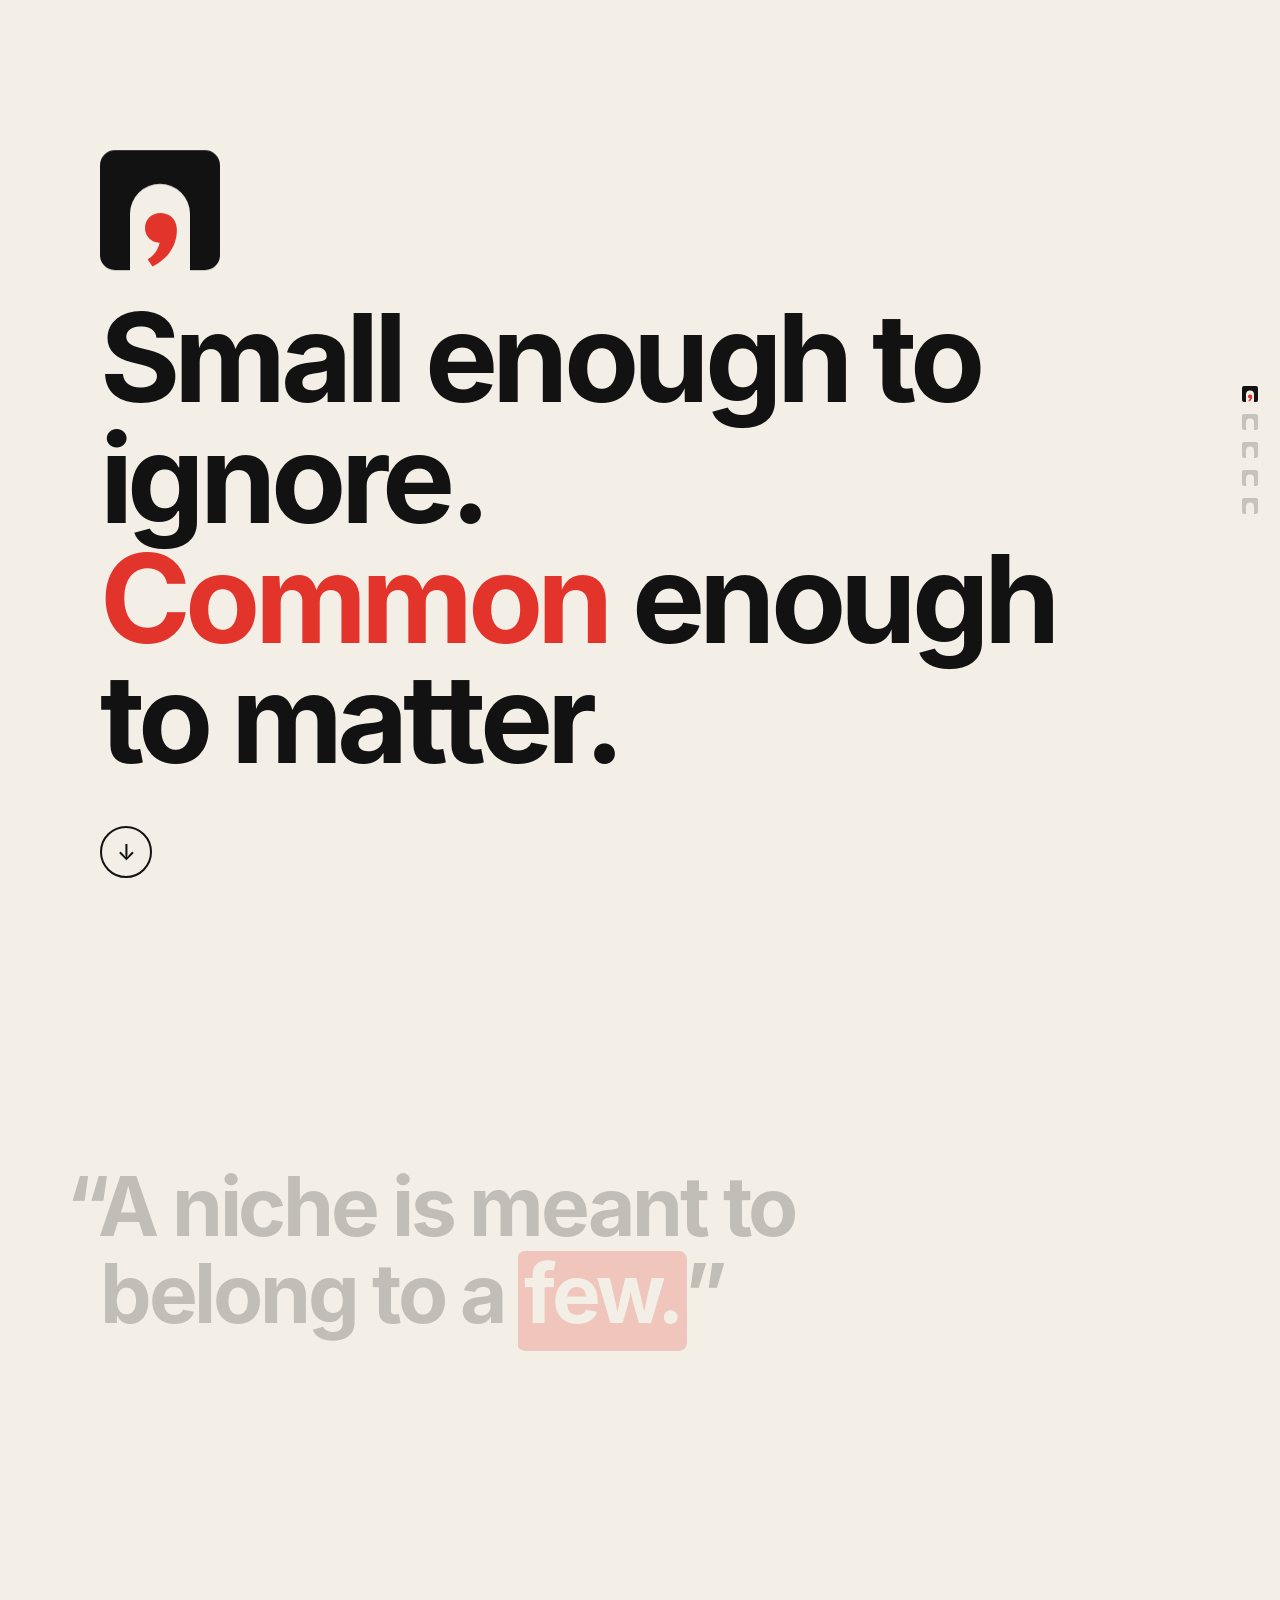
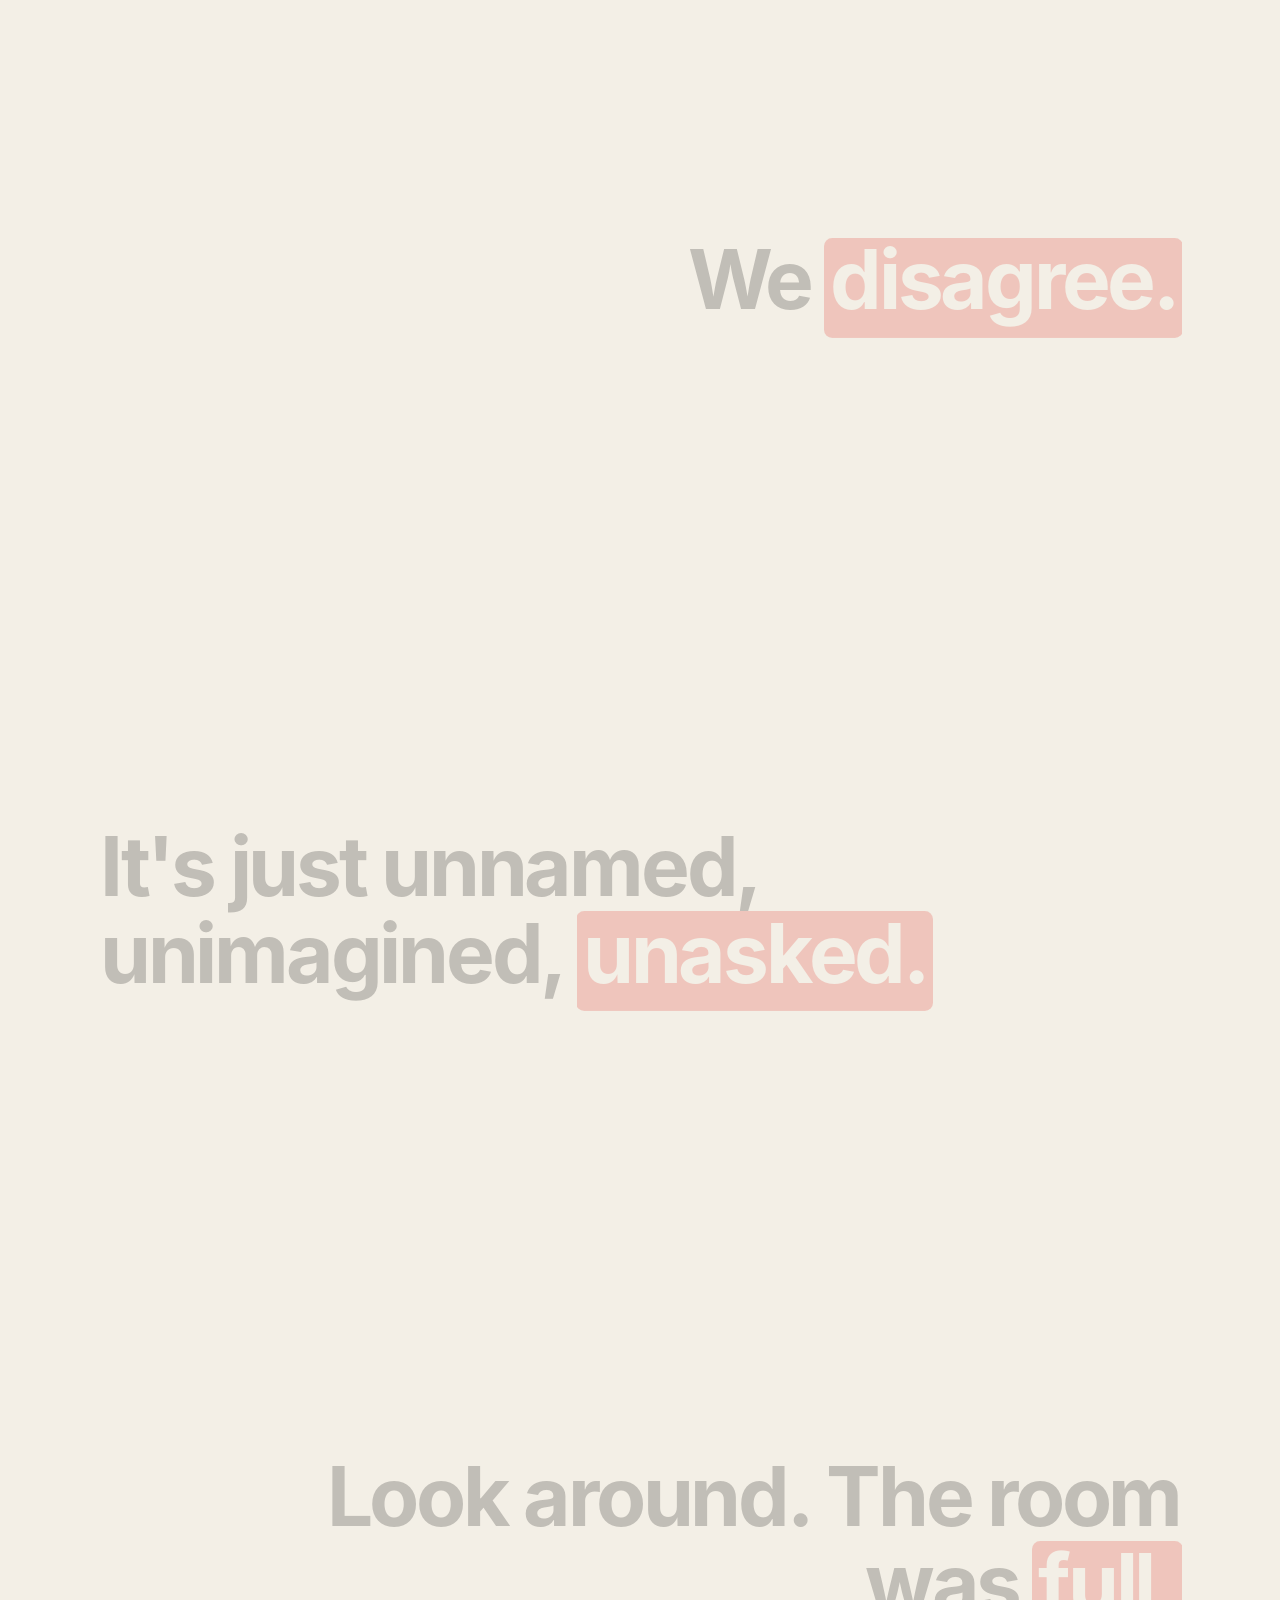
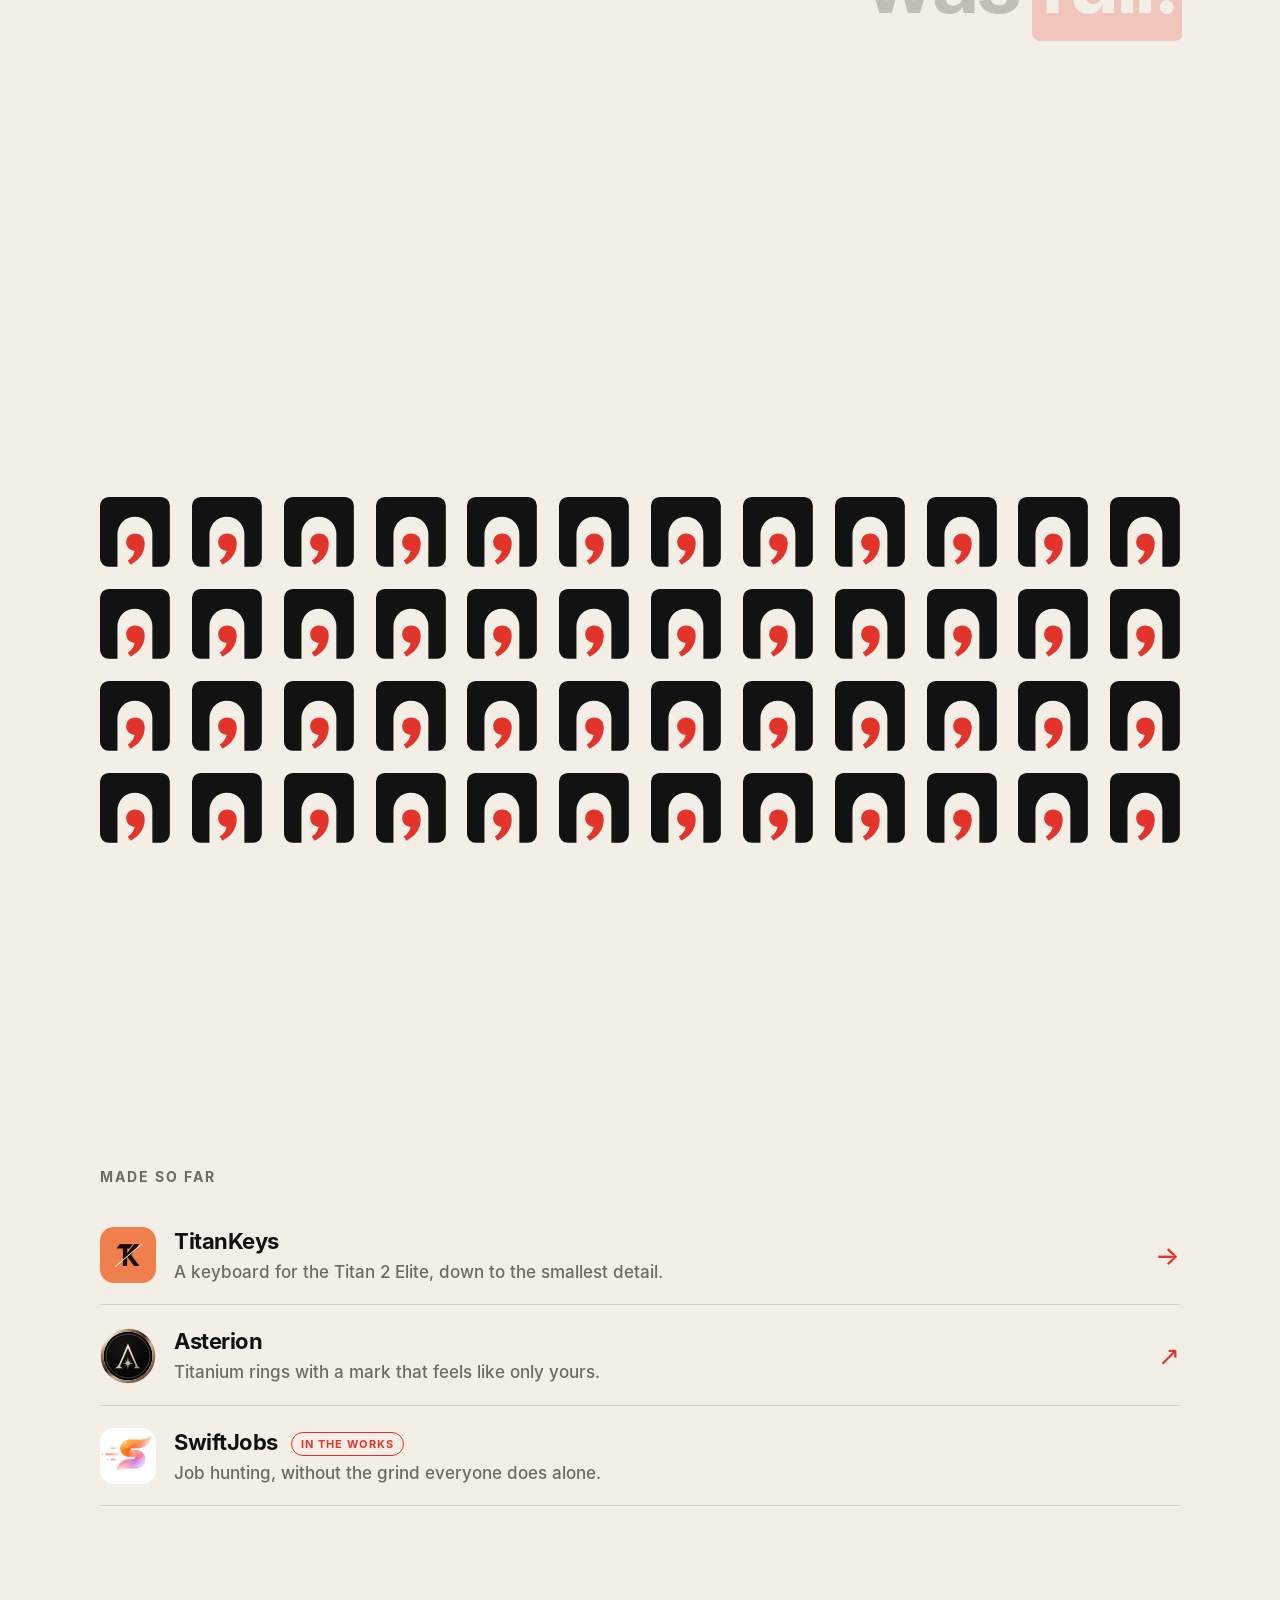
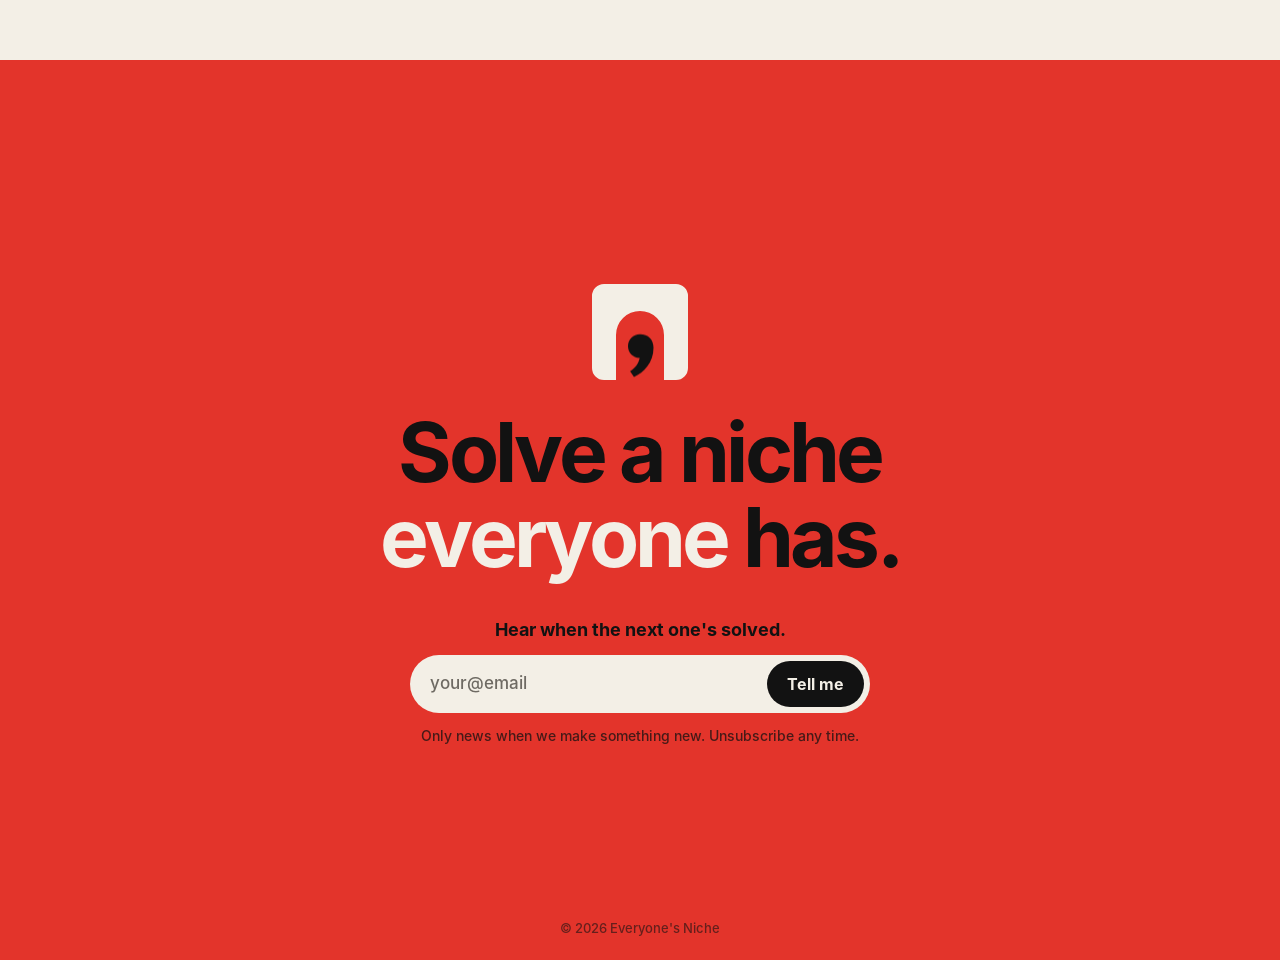
<file: index.html>
<!doctype html>
<html lang="en">
<head>
<meta charset="utf-8">
<meta name="viewport" content="width=device-width, initial-scale=1">
<title>Everyone's Niche · Solve a niche everyone has</title>
<meta name="description" content="We find the small problems almost everyone lives with but nobody names, and solve them properly. Small enough to ignore. Common enough to matter.">
<link rel="canonical" href="https://everyones-niche.com/">
<meta name="robots" content="index, follow, max-image-preview:large">
<meta name="author" content="Everyone's Niche">
<meta name="theme-color" content="#F3EFE6">
<meta name="color-scheme" content="light">

<!-- Sharing: Open Graph (Facebook, LinkedIn, Discord, iMessage, WhatsApp, Slack) and X / Twitter. -->
<meta property="og:type" content="website">
<meta property="og:site_name" content="Everyone's Niche">
<meta property="og:url" content="https://everyones-niche.com/">
<meta property="og:title" content="Everyone's Niche · Solve a niche everyone has">
<meta property="og:description" content="We find the small problems almost everyone lives with but nobody names, and solve them properly. Small enough to ignore. Common enough to matter.">
<meta property="og:locale" content="en_CA">
<meta property="og:image" content="https://everyones-niche.com/assets/og.png">
<meta property="og:image:secure_url" content="https://everyones-niche.com/assets/og.png">
<meta property="og:image:type" content="image/png">
<meta property="og:image:width" content="1200">
<meta property="og:image:height" content="630">
<meta property="og:image:alt" content="Everyone's Niche logo, &quot;Small enough to ignore. Common enough to matter.&quot; and &quot;Solve a niche everyone has.&quot;">
<meta name="twitter:card" content="summary_large_image">
<meta name="twitter:title" content="Everyone's Niche · Solve a niche everyone has">
<meta name="twitter:description" content="We find the small problems almost everyone lives with but nobody names, and solve them properly. Small enough to ignore. Common enough to matter.">
<meta name="twitter:image" content="https://everyones-niche.com/assets/og.png">
<meta name="twitter:image:alt" content="Everyone's Niche logo, &quot;Small enough to ignore. Common enough to matter.&quot; and &quot;Solve a niche everyone has.&quot;">

<!-- Icons: the main mark in tabs, the reversed mark on home screens. -->
<link rel="icon" href="assets/mark.svg" type="image/svg+xml">
<link rel="icon" href="assets/favicon-32.png" type="image/png" sizes="32x32">
<link rel="apple-touch-icon" href="assets/icon-180.png">
<link rel="manifest" href="site.webmanifest">

<link rel="preload" href="assets/Inter-Bold.otf" as="font" type="font/otf" crossorigin>
<link rel="stylesheet" href="style.css?v=20">
<script type="application/ld+json">
{
  "@context": "https://schema.org",
  "@graph": [
    {
      "@type": "Organization",
      "@id": "https://everyones-niche.com/#org",
      "name": "Everyone's Niche",
      "url": "https://everyones-niche.com/",
      "logo": "https://everyones-niche.com/assets/icon-512.png",
      "slogan": "Solve a niche everyone has.",
      "description": "We find the small problems almost everyone lives with but nobody names, and solve them properly."
    },
    {
      "@type": "WebSite",
      "@id": "https://everyones-niche.com/#site",
      "url": "https://everyones-niche.com/",
      "name": "Everyone's Niche",
      "publisher": { "@id": "https://everyones-niche.com/#org" },
      "inLanguage": "en"
    },
    {
      "@type": "ItemList",
      "name": "Made so far",
      "itemListElement": [
        { "@type": "ListItem", "position": 1, "name": "TitanKeys", "url": "https://everyones-niche.com/titankeys/" },
        { "@type": "ListItem", "position": 2, "name": "Asterion", "url": "https://asterionrings.com/" }
      ]
    }
  ]
}
</script>
<noscript><style>
  /* Without JavaScript nothing waits for a reveal: everything is simply there. */
  .wi { transform: none !important; } .line .lt { opacity: 1 !important; } .line em { background-size: 100% 100% !important; color: var(--paper) !important; }
  .made > * { opacity: 1 !important; transform: none !important; } .close::before { clip-path: none !important; }
  .signup, .close footer, .end-mark { opacity: 1 !important; transform: none !important; }
  .grid { display: none; } .hero-slot { background: url(assets/mark.svg) center / contain no-repeat; } .brand-name { opacity: 1 !important; transform: none !important; }
</style></noscript>
<script>
  // The red intro plays on every load, except for people who asked for less motion.
  if (!matchMedia("(prefers-reduced-motion: reduce)").matches) document.documentElement.classList.add("intro");
</script>
</head>
<body>
<!-- Everyone's Niche: the idea, and nothing else yet (owner, 2026-11-21: manifesto only, bold and punchy, its own look). The mark
     is an architectural niche with a red apostrophe in it: a niche that is yours, in a wall everyone has. Mark A (ink block, red
     apostrophe) on paper; mark E (red ground) at the start and the end. One logo on the first screen: the hero's mark flies up
     into the header as you scroll. Words by EN · Words and the owner. -->
<div class="curtain" aria-hidden="true">
  <svg viewBox="0 0 64 64"><path class="block" fill-rule="evenodd" d="M8 0h48a8 8 0 0 1 8 8v48a8 8 0 0 1-8 8H8a8 8 0 0 1-8-8V8a8 8 0 0 1 8-8Zm8 64V34a16 16 0 0 1 32 0v30Z"/><path class="dot" d="M32 33.5c5.5 0 9 3.5 9 9 0 10-6.5 16.5-13 19.5l-2.6-3.8c3.6-2.2 5.6-5.2 6.4-8.8-4.6-.3-7.8-3.6-7.8-7.9 0-4.6 3.5-8 8-8Z"/></svg>
</div>
<div class="progress" aria-hidden="true"></div>
<!-- One arrow for the whole page: each tap goes to the next part; at the end it turns round and goes back to the top. -->
<a class="down" href="#manifesto" aria-label="Next"><span>↓</span></a>

<!-- The one logo of the first screen. It starts in the hero and lands in the header. -->
<svg class="fly" viewBox="0 0 64 64" aria-hidden="true"><path class="block" fill-rule="evenodd" d="M8 0h48a8 8 0 0 1 8 8v48a8 8 0 0 1-8 8H8a8 8 0 0 1-8-8V8a8 8 0 0 1 8-8Zm8 64V34a16 16 0 0 1 32 0v30Z"/><path class="dot" d="M32 33.5c5.5 0 9 3.5 9 9 0 10-6.5 16.5-13 19.5l-2.6-3.8c3.6-2.2 5.6-5.2 6.4-8.8-4.6-.3-7.8-3.6-7.8-7.9 0-4.6 3.5-8 8-8Z"/></svg>

<header class="top">
  <div class="wrap top-in">
    <a class="brand" href="#top" aria-label="Everyone's Niche">
      <span class="brand-slot" aria-hidden="true"></span>
      <span class="brand-name">Everyone<i>’</i>s Niche</span>
    </a>
  </div>
</header>

<!-- Side navigation on wide screens: one small niche per part of the page; the current one holds the red apostrophe. -->
<nav class="dots" aria-label="Sections">
  <a href="#top" aria-label="Start"></a><a href="#manifesto" aria-label="The idea"></a><a href="#room" aria-label="The room"></a><a href="#made" aria-label="Made so far"></a><a href="#end" aria-label="The end"></a>
</nav>

<main>
  <section id="top" class="hero wrap" data-part="0">
    <div class="hero-slot" aria-hidden="true"></div>
    <h1 aria-label="Small enough to ignore. Common enough to matter.">
      <span class="s" aria-hidden="true"><span class="w" style="--i:0">Small</span> <span class="w" style="--i:1">enough</span> <span class="w" style="--i:2">to</span> <span class="w" style="--i:3">ignore.</span></span>
      <span class="s" aria-hidden="true"><span class="w" style="--i:5"><em>Common</em></span> <span class="w" style="--i:6">enough</span> <span class="w" style="--i:7">to</span> <span class="w" style="--i:8">matter.</span></span>
    </h1>
  </section>

  <section id="manifesto" class="manifesto wrap" data-part="1">
    <p class="line quote"><span class="lt">“A niche is meant to belong to a <em>few.</em>”</span></p>
    <p class="line"><span class="lt">We <em>disagree.</em></span></p>
    <p class="line"><span class="lt">It's just unnamed, unimagined, <em>unasked.</em></span></p>
    <p class="line"><span class="lt">Look around. The room was <em>full.</em></span></p>
  </section>

  <!-- The room: a niche for everyone. One lights up, then the rest follow. Tap one to send a ripple. -->
  <section id="room" class="room wrap" data-part="2" aria-hidden="true"><div class="grid"></div></section>

  <section id="made" class="made wrap" data-part="3" aria-labelledby="made-label">
    <p id="made-label" class="made-label">Made so far</p>
    <a class="made-item" href="titankeys/">
      <img src="assets/titankeys.png" alt="" width="56" height="56">
      <span class="made-text"><b>TitanKeys</b><span>A keyboard for the Titan 2 Elite, down to the smallest detail.</span></span>
      <span class="go" aria-hidden="true">→</span>
    </a>
    <a class="made-item" href="https://asterionrings.com/">
      <img src="assets/asterion.svg" alt="" width="56" height="56">
      <span class="made-text"><b>Asterion</b><span>Titanium rings with a mark that feels like only yours.</span></span>
      <span class="go" aria-hidden="true">↗</span>
    </a>
    <div class="made-item soon">
      <img src="assets/swiftjobs.png" alt="" width="56" height="56">
      <span class="made-text"><b>SwiftJobs <em class="tag">In the works</em></b><span>Job hunting, without the grind everyone does alone.</span></span>
    </div>
  </section>

  <section id="end" class="close" data-part="4">
    <svg class="end-mark" viewBox="0 0 64 64" aria-hidden="true"><path class="block" fill-rule="evenodd" d="M8 0h48a8 8 0 0 1 8 8v48a8 8 0 0 1-8 8H8a8 8 0 0 1-8-8V8a8 8 0 0 1 8-8Zm8 64V34a16 16 0 0 1 32 0v30Z"/><path class="dot" d="M32 33.5c5.5 0 9 3.5 9 9 0 10-6.5 16.5-13 19.5l-2.6-3.8c3.6-2.2 5.6-5.2 6.4-8.8-4.6-.3-7.8-3.6-7.8-7.9 0-4.6 3.5-8 8-8Z"/></svg>
    <p class="slogan"><span class="lt">Solve a niche <em>everyone</em> has.</span></p>
    <form class="signup" data-endpoint="https://everyones-niche-signup.everyones-niche.workers.dev/subscribe">
      <p class="signup-lead">Hear when the next one's solved.</p>
      <div class="signup-row">
        <input type="email" name="email" required maxlength="254" autocomplete="email" placeholder="your@email" aria-label="Email address">
        <input type="text" name="website" tabindex="-1" autocomplete="off" class="hp" aria-hidden="true">
        <button type="submit">Tell me</button>
      </div>
      <p class="signup-note" data-ok="You're in. We'll stay quiet until there's news." data-err="That didn't go through. Please try again in a moment." aria-live="polite">Only news when we make something new. Unsubscribe any time.</p>
    </form>
    <footer>© 2026 Everyone's Niche</footer>
  </section>
</main>

<canvas class="cursor" width="68" height="68" aria-hidden="true"></canvas>

<script>
(() => {
  const root = document.documentElement;
  const motion = !matchMedia("(prefers-reduced-motion: reduce)").matches;
  const NS = "http://www.w3.org/2000/svg";
  const BLOCK = "M8 0h48a8 8 0 0 1 8 8v48a8 8 0 0 1-8 8H8a8 8 0 0 1-8-8V8a8 8 0 0 1 8-8Zm8 64V34a16 16 0 0 1 32 0v30Z";
  const DOT = "M32 33.5c5.5 0 9 3.5 9 9 0 10-6.5 16.5-13 19.5l-2.6-3.8c3.6-2.2 5.6-5.2 6.4-8.8-4.6-.3-7.8-3.6-7.8-7.9 0-4.6 3.5-8 8-8Z";
  const mark = () => `<path class="block" fill-rule="evenodd" d="${BLOCK}"/><path class="dot" d="${DOT}"/>`;

  // The intro curtain leaves the page once it has lifted.
  if (root.classList.contains("intro")) setTimeout(() => root.classList.add("intro-done"), 2100);

  // Statements: every word sits in a mask and slides up into place, one after another.
  document.querySelectorAll(".lt").forEach(lt => {
    let k = 0;
    const wrap = node => { const m = document.createElement("span"); m.className = "wm"; const i = document.createElement("span"); i.className = "wi";
      i.style.setProperty("--k", k++); i.appendChild(node); m.appendChild(i); return m; };
    [...lt.childNodes].forEach(n => {
      if (n.nodeType === 3) {
        const frag = document.createDocumentFragment();
        n.textContent.split(/(\s+)/).forEach(p => { if (!p) return; frag.appendChild(/^\s+$/.test(p) ? document.createTextNode(p) : wrap(document.createTextNode(p))); });
        lt.replaceChild(frag, n);
      } else lt.replaceChild(wrap(n.cloneNode(true)), n);
    });
    lt.style.setProperty("--n", k);
  });

  // Reveals: blocks play their entrance the first time they come into view.
  const io = new IntersectionObserver(es => es.forEach(e => { if (e.isIntersecting) { e.target.classList.add("in"); io.unobserve(e.target); } }),
    { rootMargin: "0px 0px -18% 0px" });
  document.querySelectorAll(".room, .made, .close").forEach(el => io.observe(el));
  // The manifesto is a spotlight: the statement in the middle of the screen is lit, the others step back.
  const spot = new IntersectionObserver(es => es.forEach(e => { e.target.classList.toggle("on", e.isIntersecting); if (e.isIntersecting) e.target.classList.add("in"); }),
    { rootMargin: "-38% 0px -38% 0px" });
  document.querySelectorAll(".line").forEach(el => spot.observe(el));

  // Side dots: the part of the page in view gets the red apostrophe.
  const dots = [...document.querySelectorAll(".dots a")];
  dots.forEach(a => a.innerHTML = `<svg viewBox="0 0 64 64">${mark()}</svg>`);
  const parts = new IntersectionObserver(es => es.forEach(e => { if (e.isIntersecting) dots.forEach((d, i) => d.classList.toggle("on", i === +e.target.dataset.part)); }),
    { rootMargin: "-45% 0px -45% 0px" });
  document.querySelectorAll("[data-part]").forEach(el => parts.observe(el));

  // The room: a grid of niches. The one in the middle lights first, then the light spreads out. Tap any to ripple from there.
  const grid = document.querySelector(".grid");
  const small = innerWidth < 600, cols = small ? 7 : 12, rows = small ? 5 : 4;
  const mid = [Math.floor(cols / 2), Math.floor(rows / 2)];
  grid.style.setProperty("--cols", cols);
  const cells = [];
  for (let r = 0; r < rows; r++) for (let c = 0; c < cols; c++) {
    const d = Math.hypot(c - mid[0], r - mid[1]);
    const s = document.createElementNS(NS, "svg");
    s.setAttribute("viewBox", "0 0 64 64");
    s.innerHTML = mark();
    s.style.setProperty("--d", d === 0 ? "0s" : (0.8 + d * 0.12).toFixed(2) + "s");
    s.dataset.c = c; s.dataset.r = r;
    // Each apostrophe twinkles on its own slow clock, starting a while after the room has lit.
    s.style.setProperty("--tw", (2.8 + Math.random() * 3).toFixed(2) + "s");
    s.style.setProperty("--twd", (2 + d * 0.12 + Math.random() * 3.5).toFixed(2) + "s");
    if (d === 0) s.classList.add("first");
    grid.appendChild(s); cells.push(s);
  }
  grid.addEventListener("pointerdown", e => {
    const hit = e.target.closest("svg"); if (!hit || !motion) return;
    cells.forEach(s => {
      s.style.setProperty("--rd", (Math.hypot(s.dataset.c - hit.dataset.c, s.dataset.r - hit.dataset.r) * 0.06).toFixed(2) + "s");
      s.classList.remove("rip"); void s.getBoundingClientRect(); s.classList.add("rip");
      clearTimeout(s._rip); s._rip = setTimeout(() => s.classList.remove("rip"), 1500);
    });
  });

  // The flying logo: from the hero to the header over the first half screen of scrolling. It tilts on the way and the apostrophe swings.
  const fly = document.querySelector(".fly"), slot = document.querySelector(".hero-slot"), dock = document.querySelector(".brand-slot");
  const top = document.querySelector(".top"), bar = document.querySelector(".progress");
  let start, end, size0, span;
  const ease = t => t < .5 ? 4 * t * t * t : 1 - Math.pow(-2 * t + 2, 3) / 2;
  const measure = () => {
    const y = scrollY, a = slot.getBoundingClientRect(), b = dock.getBoundingClientRect();
    start = { x: a.left, y: a.top + y }; size0 = a.width; end = { x: b.left, y: b.top, s: b.width };
    span = Math.max(1, innerHeight * 0.5);
    fly.style.width = fly.style.height = size0 + "px";
    frame();
  };
  const frame = () => {
    const y = scrollY, t = Math.min(1, Math.max(0, y / span)), e = ease(t);
    // Before the flight starts, the logo rides with the hero; once it lifts off, it follows its own arc to the dock.
    const sy = start.y - Math.min(y, span * 0.15);
    const x = start.x + (end.x - start.x) * e + Math.sin(Math.PI * e) * 40, yy = sy + (end.y - sy) * e, k = 1 + (end.s / size0 - 1) * e;
    fly.style.transform = `translate(${x}px, ${yy}px) scale(${k}) rotate(${(Math.sin(Math.PI * e) * -10).toFixed(2)}deg)`;
    fly.style.setProperty("--swing", (Math.sin(Math.PI * e) * 26).toFixed(2) + "deg");
    fly.classList.toggle("docked", t >= 1);
    top.style.setProperty("--e", e.toFixed(3));
    top.classList.toggle("solid", y > span * 0.85);
    const max = root.scrollHeight - innerHeight;
    bar.style.transform = `scaleX(${max > 0 ? Math.min(1, y / max) : 0})`;
  };
  let queued = false;
  addEventListener("scroll", () => { if (!queued) { queued = true; requestAnimationFrame(() => { queued = false; frame(); }); } }, { passive: true });
  addEventListener("resize", measure);
  document.fonts?.ready.then(measure);
  measure();
  root.classList.add("ready");
  // Tapping the logo re-drops its apostrophe.
  document.querySelector(".brand").addEventListener("click", () => { fly.classList.remove("redrop"); void fly.getBoundingClientRect(); fly.classList.add("redrop"); });

  // Leaving for a project: the red floods out from where you tapped, with the mark in the middle, then the page goes.
  document.querySelectorAll("a.made-item").forEach(a => a.addEventListener("click", e => {
    if (!motion || e.metaKey || e.ctrlKey || e.shiftKey || e.button !== 0) return;
    e.preventDefault();
    const w = document.createElement("div");
    w.className = "wipe";
    w.style.setProperty("--x", e.clientX + "px"); w.style.setProperty("--y", e.clientY + "px");
    w.innerHTML = `<svg viewBox="0 0 64 64">${mark()}</svg>`;
    document.body.appendChild(w);
    requestAnimationFrame(() => requestAnimationFrame(() => w.classList.add("go")));
    setTimeout(() => { location.href = a.href; }, 700);
  }));
  addEventListener("pageshow", e => { if (e.persisted) document.querySelectorAll(".wipe").forEach(w => w.remove()); });

  // A small red apostrophe follows the pointer on screens with a mouse, and grows over things you can press. It is drawn on a canvas
  // so that exactly the pixels lying over something red turn black: red letters, red apostrophes, red areas, nothing else.
  const cur = document.querySelector(".cursor");
  if (motion && matchMedia("(hover: hover) and (pointer: fine)").matches) {
    const B = 68, ctx = cur.getContext("2d"), APOS = new Path2D(DOT), close = document.querySelector(".close");
    const RED_RGB = "rgb(227, 52, 43)";
    let dpr = 0, tx = -100, ty = -100, cx = -100, cy = -100, hovered = null, big = false, press = false, k = 1, rot = 0, live = false;
    const size = () => { if (dpr !== devicePixelRatio) { dpr = devicePixelRatio; cur.width = cur.height = B * dpr; cur.style.width = cur.style.height = B + "px"; } };
    const hits = (q, bl, bt) => q.width > 0 && q.left < bl + B && q.right > bl && q.top < bt + B && q.bottom > bt;
    // Red shapes in the pointer's box, drawn as a mask in box coordinates.
    const mask = (bl, bt) => {
      const box = (q, rad = 0) => { ctx.setTransform(dpr, 0, 0, dpr, -bl * dpr, -bt * dpr); ctx.beginPath(); ctx.roundRect(q.left, q.top, q.width, q.height, rad); ctx.fill(); };
      const c = close.getBoundingClientRect(); if (hits(c, bl, bt)) box(c);
      const bar = document.querySelector(".progress").getBoundingClientRect(); if (hits(bar, bl, bt)) box(bar);
      if (hovered) { const q = hovered.getBoundingClientRect(); if (hits(q, bl, bt)) box(q, parseFloat(getComputedStyle(hovered).borderRadius) || 0); }
      document.querySelectorAll(".line.in em").forEach(m => { const q = m.getBoundingClientRect(); if (hits(q, bl, bt)) box(q, parseFloat(getComputedStyle(m).borderRadius) || 0); });
      // Red letters: drawn with the page's own font, size and spacing, on the page's own baseline.
      document.querySelectorAll("h1 em, .brand i, .made-item .go, .made-text .tag").forEach(el => {
        const q = el.getBoundingClientRect(); if (!hits(q, bl, bt)) return;
        const cs = getComputedStyle(el); if (cs.color !== RED_RGB) return;
        const r = document.createRange(); r.selectNodeContents(el); const t = r.getBoundingClientRect();
        ctx.setTransform(dpr, 0, 0, dpr, -bl * dpr, -bt * dpr);
        ctx.font = `${cs.fontWeight} ${cs.fontSize} Inter`; ctx.letterSpacing = cs.letterSpacing === "normal" ? "0px" : cs.letterSpacing;
        const text = el.innerText, m = ctx.measureText(text);
        ctx.fillText(text, t.left, t.top + m.fontBoundingBoxAscent);
        if (el.classList.contains("tag")) { ctx.lineWidth = parseFloat(cs.borderTopWidth) || 1.5; const w = ctx.lineWidth / 2;
          ctx.beginPath(); ctx.roundRect(q.left + w, q.top + w, q.width - 2 * w, q.height - 2 * w, q.height / 2); ctx.stroke(); }
      });
      // Red apostrophes: the real path, through the element's own transform on screen.
      document.querySelectorAll(".room.in .grid .dot, .dots a.on .dot, .fly .dot, .room .grid svg.rip .dot").forEach(d => {
        const q = d.getBoundingClientRect(); if (!hits(q, bl, bt) || getComputedStyle(d).fill !== RED_RGB) return;
        const m = d.getScreenCTM(); if (!m) return;
        ctx.setTransform(dpr * m.a, dpr * m.b, dpr * m.c, dpr * m.d, dpr * (m.e - bl), dpr * (m.f - bt));
        ctx.fill(APOS);
      });
    };
    // The apostrophe itself: 12 by 19 px, its head just below and left of the pointer's tip, scaled and tilted about its head.
    const apostrophe = () => {
      ctx.setTransform(dpr, 0, 0, dpr, 0, 0);
      ctx.translate(B / 2 - 2.4, B / 2 + 0.8); ctx.rotate(rot); ctx.scale(k, k); ctx.translate(-3.6, -3.8);
      ctx.scale(12 / 22, 19 / 34); ctx.translate(-22, -30);
      ctx.fill(APOS);
    };
    const draw = () => {
      size();
      ctx.setTransform(1, 0, 0, 1, 0, 0); ctx.clearRect(0, 0, cur.width, cur.height);
      if (!live) return;
      const bl = cx - B / 2, bt = cy - B / 2;
      ctx.globalCompositeOperation = "source-over"; ctx.fillStyle = ctx.strokeStyle = "#000"; mask(bl, bt);
      ctx.globalCompositeOperation = "source-in"; ctx.fillStyle = "#121212"; apostrophe();
      ctx.globalCompositeOperation = "destination-over"; ctx.fillStyle = "#E3342B"; apostrophe();
      ctx.globalCompositeOperation = "source-over";
    };
    root.classList.add("own-cursor");
    addEventListener("pointerdown", () => press = true);
    addEventListener("pointerup", () => press = false);
    addEventListener("pointermove", e => {
      tx = e.clientX; ty = e.clientY; live = true;
      big = !!e.target.closest("a, button, input, .grid svg");
      hovered = e.target.closest("a.made-item, .down");
    }, { passive: true });
    root.addEventListener("pointerleave", () => live = false);
    addEventListener("blur", () => live = false);
    const loop = () => {
      cx += (tx - cx) * .55; cy += (ty - cy) * .55;
      const kt = (big ? 2.1 : 1) * (press ? .8 : 1), rt = big ? -12 * Math.PI / 180 : 0;
      k += (kt - k) * .25; rot += (rt - rot) * .25;
      cur.style.transform = `translate(${(cx - B / 2).toFixed(1)}px, ${(cy - B / 2).toFixed(1)}px)`;
      draw(); requestAnimationFrame(loop);
    };
    loop();
  }

  // The arrow: the next part below the middle of the screen, or back to the top once the end is in view.
  const down = document.querySelector(".down");
  const stops = [...document.querySelectorAll(".line, .room, .made, .close")];
  const endZone = () => close.getBoundingClientRect().top < innerHeight * 0.5;
  const close = document.querySelector(".close");
  const arrowState = () => { const up = endZone(); down.classList.toggle("up", up); down.setAttribute("aria-label", up ? "Back to top" : "Next");
    down.classList.toggle("on-red", close.getBoundingClientRect().top < innerHeight - 60); };
  addEventListener("scroll", () => requestAnimationFrame(arrowState), { passive: true });
  arrowState();
  down.addEventListener("click", e => {
    e.preventDefault();
    if (endZone()) { scrollTo({ top: 0, behavior: motion ? "smooth" : "auto" }); return; }
    const next = stops.find(el => { const q = el.getBoundingClientRect(); return q.top + q.height / 2 > innerHeight * 0.62; });
    if (!next) return;
    const q = next.getBoundingClientRect();
    const y = next === close ? scrollY + q.top : scrollY + q.top + q.height / 2 - innerHeight / 2;
    scrollTo({ top: Math.max(0, y), behavior: motion ? "smooth" : "auto" });
  });

  // Email signup: the address goes to our own small Cloudflare worker, which keeps the address and the time, nothing else.
  const f = document.querySelector(".signup");
  const note = f.querySelector(".signup-note"), btn = f.querySelector("button");
  f.addEventListener("submit", async ev => {
    ev.preventDefault();
    btn.disabled = true;
    try {
      const r = await fetch(f.dataset.endpoint, { method: "POST", headers: { "Content-Type": "application/json" },
        body: JSON.stringify({ email: f.email.value.trim(), website: f.website.value }) });
      if (!r.ok) throw new Error(r.status);
      f.classList.add("done"); note.textContent = note.dataset.ok;
    } catch { note.textContent = note.dataset.err; btn.disabled = false; f.classList.remove("shake"); void f.offsetWidth; f.classList.add("shake"); }
  });
})();
</script>
</body>
</html>
</file>
<file: style.css>
/* Everyone's Niche: warm paper, ink, one red (the brand colour, owner 2026-11-21). Inter is served from this site, so a visit asks
   nothing of any other server. Minimal layout; the motion and the mark carry the red. */
@font-face { font-family: Inter; src: url(assets/Inter-Medium.otf) format("opentype"); font-weight: 500; font-display: swap; }
@font-face { font-family: Inter; src: url(assets/Inter-Bold.otf) format("opentype"); font-weight: 700; font-display: swap; }

:root { --paper: #F3EFE6; --ink: #121212; --muted: #6E6A63; --accent: #E3342B; --ease: cubic-bezier(.2, .7, .2, 1); --drop: cubic-bezier(.3, .9, .3, 1); --intro: 0s; }
html.intro { --intro: 1.35s; }

* { box-sizing: border-box; }
/* Paper above, red below, so pulling past either end shows the right colour. */
html { -webkit-text-size-adjust: 100%; scroll-behavior: smooth; background: linear-gradient(var(--paper) 50%, var(--accent) 50%); }
body { margin: 0; overflow-x: clip; background: var(--paper); color: var(--ink); font: 500 18px/1.5 Inter, system-ui, sans-serif; }
::selection { background: var(--accent); color: var(--paper); }
a { color: inherit; }
svg { overflow: visible; }
.wrap { max-width: 1120px; margin: 0 auto; padding: 0 20px; }
.block { fill: var(--ink); }
.dot { fill: var(--accent); }

/* ---------- The intro: red, the reversed mark, the apostrophe drops, the red lifts. ---------- */
.curtain { display: none; }
html.intro .curtain { display: grid; place-items: center; position: fixed; inset: 0; z-index: 50; background: var(--accent); }
html.intro-done .curtain { display: none; }
.curtain svg { width: 96px; height: 96px; }
.curtain .block { fill: var(--paper); }
.curtain .dot { fill: var(--ink); }

/* ---------- Header: the name, and the dock where the logo lands. ---------- */
.progress { position: fixed; top: 0; left: 0; right: 0; height: 3px; background: var(--accent); transform-origin: 0 50%; transform: scaleX(0); z-index: 30; pointer-events: none; }
.top { position: fixed; top: 0; left: 0; right: 0; z-index: 20; padding: 16px 0 14px; background: rgba(243, 239, 230, calc(min(1, var(--e, 0) * 2.2) * .94)); transition: box-shadow .4s; }
.top.solid { -webkit-backdrop-filter: blur(12px); backdrop-filter: blur(12px); box-shadow: 0 1px 0 rgba(18, 18, 18, .08); }
.brand { display: inline-flex; align-items: center; gap: 10px; text-decoration: none; font-weight: 700; font-size: 18px; letter-spacing: -.01em; }
.brand-slot { width: 26px; height: 26px; flex: none; }
/* Until the logo arrives, the name sits where the logo will be, then steps aside to make room. */
.brand-name { display: inline-block; transform: translateX(calc((1 - var(--e, 0)) * -36px)); opacity: calc(var(--e, 0) * 1.4 - .4); }
.brand i { font-style: normal; color: var(--accent); }

/* The flying logo. JS places it; it never takes clicks (the header link under it does). */
.fly { position: fixed; left: 0; top: 0; z-index: 21; transform-origin: 0 0; pointer-events: none; visibility: hidden; will-change: transform; }
html.ready .fly { visibility: visible; }
.fly .dot { transform-box: fill-box; transform-origin: 50% 0; rotate: var(--swing, 0deg); }

/* Side dots on wide screens: a column of small niches. */
.dots { display: none; }
@media (min-width: 900px) {
  .progress { display: none; }
  .dots { display: flex; flex-direction: column; gap: 12px; position: fixed; right: 22px; top: 50%; transform: translateY(-50%); z-index: 20; }
  .dots a { display: block; width: 16px; height: 16px; transition: transform .3s var(--ease); }
  .dots a:hover { transform: scale(1.25); }
  .dots svg { width: 100%; height: 100%; display: block; }
  .dots .block { fill: rgba(18, 18, 18, .2); transition: fill .4s; }
  .dots .dot { fill: transparent; transition: fill .3s; }
  .dots a.on .block { fill: var(--ink); }
  .dots a.on .dot { fill: var(--accent); }
}

/* ---------- Hero ---------- */
.hero { position: relative; min-height: 100svh; display: flex; flex-direction: column; justify-content: center; padding-top: 90px; padding-bottom: 60px; }
.hero-slot { width: clamp(72px, 12vw, 120px); aspect-ratio: 1; margin-bottom: 28px; }
h1 { font-weight: 700; font-size: clamp(46px, 9.6vw, 132px); line-height: .98; letter-spacing: -.045em; margin: 0; max-width: 13ch; }
h1 .s { display: block; }
h1 .w { display: inline-block; }
h1 em, .line em, .slogan em { font-style: normal; }
h1 em { color: var(--accent); }
/* The arrow stays on screen, bottom left, all the way down. */
.down { position: fixed; z-index: 19; left: max(20px, calc((100vw - 1120px) / 2 + 20px)); bottom: max(22px, env(safe-area-inset-bottom));
  display: grid; place-items: center; width: 52px; height: 52px; border: 2px solid var(--ink); border-radius: 50%; background: rgba(243, 239, 230, .9); color: var(--ink);
  font-size: 22px; text-decoration: none; transition: background .3s, color .3s, border-color .3s; }
.down span { display: block; transition: rotate .5s var(--ease); }
.down.up span { rotate: 180deg; }
.down:hover, .down:focus-visible { background: var(--accent); border-color: var(--accent); color: var(--paper); }
/* On the red: ink ring, and an ink fill on hover. */
.down.on-red { background: transparent; }
.down.on-red:hover, .down.on-red:focus-visible { background: var(--ink); border-color: var(--ink); color: var(--paper); }

/* ---------- Statements (manifesto and slogan): words in masks ---------- */
.wm { display: inline-block; overflow: hidden; vertical-align: top; padding: .06em .03em .26em; margin: -.06em -.03em -.26em; }
.wi { display: inline-block; }
.line em, .slogan em { display: inline-block; line-height: 1; }

.manifesto { padding-top: 4vh; padding-bottom: 6vh; }
.line { display: flex; align-items: center; min-height: 70svh; margin: 0;
  font-weight: 700; font-size: clamp(34px, 6.4vw, 84px); line-height: 1.06; letter-spacing: -.04em; }
.line .lt { display: block; max-width: 16ch; }
/* The belief the next line answers, in quotes: the opening mark hangs in the margin so the words stay on the edge. */
.line.quote .lt { text-indent: -.42em; }
.line.quote .lt * { text-indent: 0; }
.line:nth-child(even) { justify-content: flex-end; text-align: right; }
/* The marker reaches below the baseline far enough to hold g, y and p's tails. */
.line em { color: var(--accent); padding: .02em .08em .2em; margin: 0 -.04em -.16em; border-radius: .1em;
  background: linear-gradient(var(--accent), var(--accent)) 0 100% / 0 100% no-repeat; }
.line:nth-child(even) em { background-position: 100% 100%; }

/* ---------- The room ---------- */
.room { min-height: 80svh; display: flex; align-items: center; padding-top: 6vh; padding-bottom: 6vh; }
.grid { width: 100%; display: grid; grid-template-columns: repeat(var(--cols, 12), 1fr); gap: clamp(10px, 2.2vw, 22px); }
.grid svg { width: 100%; height: auto; display: block; transform-origin: 50% 60%; cursor: pointer; -webkit-tap-highlight-color: transparent; }

/* ---------- Made so far ---------- */
.made { min-height: 70svh; display: flex; flex-direction: column; justify-content: center; padding-top: 6vh; padding-bottom: 8vh; }
.made-label { margin: 0 0 18px; font-weight: 700; font-size: 14px; letter-spacing: .14em; text-transform: uppercase; color: var(--muted); }
.made-item { position: relative; display: flex; align-items: center; gap: 18px; padding: 20px 16px; margin: 0 -16px; border-radius: 18px;
  text-decoration: none; isolation: isolate; overflow: hidden; }
.made-item::before { content: ""; position: absolute; inset: 0; z-index: -1; background: var(--accent); transform: scaleX(0); transform-origin: 0 50%;
  transition: transform .5s var(--ease); }
.made-item::after { content: ""; position: absolute; left: 16px; right: 16px; bottom: 0; height: 1px; background: rgba(18, 18, 18, .14); }
.made-item img { width: 56px; height: 56px; border-radius: 14px; flex: none; transition: transform .5s var(--ease); }
.made-text { display: flex; flex-direction: column; gap: 2px; flex: 1; min-width: 0; }
.made-text b { font-size: 22px; letter-spacing: -.02em; }
.made-text > span { color: var(--muted); font-size: 17px; transition: color .3s; }
.made-item .go { font-size: 26px; color: var(--accent); transition: transform .4s var(--ease), color .3s; }
.made-item:hover::before, .made-item:focus-visible::before, .made-item:active::before { transform: none; }
.made-item:hover, .made-item:focus-visible, .made-item:active { color: var(--paper); }
.made-item:hover .made-text > span, .made-item:focus-visible .made-text > span, .made-item:active .made-text > span { color: var(--paper); }
.made-item:hover .go, .made-item:focus-visible .go, .made-item:active .go { color: var(--paper); transform: translateX(6px); }
.made-item:hover img, .made-item:focus-visible img { transform: rotate(-6deg) scale(1.06); }
.made-item.soon { pointer-events: none; }
.made-item.soon img { background: #fff; }
.made-text .tag { display: inline-block; vertical-align: .2em; margin-left: 8px; padding: 3px 9px; border: 1.5px solid var(--accent); border-radius: 999px;
  font-style: normal; font-size: 11px; letter-spacing: .1em; text-transform: uppercase; color: var(--accent); }

/* ---------- The end: red, the reversed mark, the slogan, the signup, the footer ---------- */
.close { position: relative; min-height: 100svh; display: flex; flex-direction: column; align-items: center; justify-content: center; text-align: center; gap: 30px;
  color: var(--ink); padding: 90px 20px 80px; isolation: isolate; }
/* The red is its own layer so it can open like a curtain while the section stays visible to the reveal. */
.close::before { content: ""; position: absolute; inset: 0; z-index: -1; background: var(--accent); }
.end-mark { width: clamp(64px, 9vw, 96px); height: auto; }
.end-mark .block { fill: var(--paper); }
.end-mark .dot { fill: var(--ink); }
.slogan { margin: 0; font-weight: 700; font-size: clamp(36px, 6.4vw, 84px); letter-spacing: -.045em; line-height: 1.04; max-width: 13ch; }
.slogan em { color: var(--paper); }

.signup { width: 100%; max-width: 460px; margin-top: 6px; }
.signup-lead { margin: 0 0 12px; font-weight: 700; }
.signup-row { position: relative; display: flex; gap: 8px; padding: 6px; background: var(--paper); border-radius: 999px; transition: box-shadow .3s, transform .3s var(--ease); }
.signup-row:focus-within { box-shadow: 0 0 0 3px var(--ink); transform: scale(1.02); }
.signup input { flex: 1; min-width: 0; border: 0; background: none; font: inherit; font-size: 17px; padding: 10px 14px; color: var(--ink); outline: none; }
.signup input::placeholder { color: var(--muted); }
.signup .hp { position: absolute; left: -9999px; width: 1px; height: 1px; opacity: 0; pointer-events: none; }
.signup button { border: 0; border-radius: 999px; background: var(--ink); color: var(--paper); font: inherit; font-weight: 700; font-size: 16px;
  padding: 10px 20px; cursor: pointer; transition: transform .2s var(--ease); }
.signup button:hover { transform: scale(1.04); }
.signup button:disabled { opacity: .6; cursor: default; transform: none; }
.signup-note { margin: 12px 0 0; font-size: 14px; color: rgba(18, 18, 18, .75); }
.signup.done .signup-row { display: none; }
.signup.done .signup-note { font-size: 20px; font-weight: 700; color: var(--paper); }
.close footer { position: absolute; left: 0; right: 0; bottom: 22px; font-size: 13px; color: rgba(18, 18, 18, .6); }

/* ---------- Leaving: the red wipe ---------- */
.wipe { position: fixed; inset: 0; z-index: 60; display: grid; place-items: center; background: var(--accent);
  clip-path: circle(0 at var(--x) var(--y)); transition: clip-path .7s var(--ease); }
.wipe.go { clip-path: circle(150vmax at var(--x) var(--y)); }
.wipe svg { width: 84px; height: 84px; opacity: 0; transition: opacity .3s .25s; }
.wipe.go svg { opacity: 1; }
.wipe .block { fill: var(--paper); }
.wipe .dot { fill: var(--ink); transform-box: fill-box; transform-origin: center; }
.wipe.go .dot { animation: settle .6s .25s var(--drop) both; }

/* ---------- The pointer apostrophe (mouse screens only) ---------- */
.cursor { position: fixed; left: 0; top: 0; width: 68px; height: 68px; z-index: 70; pointer-events: none; }
/* With a mouse, ours is the only pointer: the native one is hidden everywhere, text fields included. */
html.own-cursor, html.own-cursor * { cursor: none !important; }

/* Phones and square screens (the Titan 2 Elite): a little less height per statement. */
@media (max-width: 860px) {
  .line { min-height: 60svh; }
  .room, .made { min-height: 60svh; }
}

@keyframes rise { from { opacity: 0; transform: translateY(26px); } to { opacity: 1; transform: none; } }
@keyframes settle { 0% { transform: translateY(-60%); opacity: 0; } 70% { transform: translateY(6%); opacity: 1; } 100% { transform: none; } }

@media (prefers-reduced-motion: no-preference) {
  @keyframes word { from { opacity: 0; transform: translateY(.5em) rotate(4deg); } to { opacity: 1; transform: none; } }
  @keyframes bob { 0%, 100% { transform: none; } 50% { transform: translateY(5px); } }
  @keyframes ink-red { 0%, 60% { color: var(--ink); } 100% { color: var(--accent); } }
  @keyframes pop { 0% { transform: scale(1); } 40% { transform: scale(1.18); } 100% { transform: scale(1); } }
  @keyframes lift { from { clip-path: inset(0 0 0 0); } to { clip-path: inset(0 0 100% 0); } }
  @keyframes lift-mark { to { transform: translateY(-50px) scale(.8); opacity: 0; } }
  @keyframes fade-in { from { opacity: 0; } }
  @keyframes block-up { from { transform: translateY(35%); opacity: 0; } }
  @keyframes rip { 30% { transform: scale(.8) translateY(6%); } 70% { transform: scale(1.08); } 100% { transform: none; } }
  @keyframes dotflash { 0%, 100% { fill: var(--accent); } 35% { fill: var(--paper); } }
  @keyframes spin-in { from { transform: rotate(-90deg) scale(.4); opacity: 0; } }
  @keyframes shake { 20%, 60% { transform: translateX(-8px); } 40%, 80% { transform: translateX(8px); } }
  @keyframes ok { 0% { transform: scale(.7); opacity: 0; } 60% { transform: scale(1.08); } 100% { transform: none; opacity: 1; } }

  /* Intro: the apostrophe drops into the paper niche, then the red lifts away upward. */
  html.intro .curtain { animation: lift .8s 1.05s cubic-bezier(.7, 0, .2, 1) both; }
  html.intro .curtain svg { animation: lift-mark .5s 1s ease-in both; }
  html.intro .curtain .block { transform-box: fill-box; animation: block-up .6s .1s var(--ease) both; }
  html.intro .curtain .dot { transform-box: fill-box; transform-origin: center; animation: settle .8s .4s var(--drop) both; }

  /* The logo arrives: the block rises, the apostrophe drops in. */
  .fly .block { transform-box: fill-box; animation: block-up .8s calc(var(--intro) + .05s) var(--ease) both; }
  .fly .dot { animation: settle .9s calc(var(--intro) + .4s) var(--drop) both; }
  .fly.redrop .dot { animation: settle .8s var(--drop) both; }

  /* The headline comes in word by word; "Common" arrives in ink and turns red last. */
  h1 .w { animation: word .7s calc(var(--intro) + .2s + var(--i) * .07s) var(--ease) both; }
  h1 em { animation: ink-red 1.6s calc(var(--intro) + .6s) both; }
  .down { animation: rise .8s calc(var(--intro) + 1.1s) var(--ease) both; }
  .down span { animation: bob 2.4s 2.5s ease-in-out infinite; }

  /* Statement words slide up out of their masks, one after another. */
  .wi { transform: translateY(115%) rotate(5deg); transform-origin: 0 100%; transition: transform .9s var(--ease) calc(var(--k) * 60ms); }
  .line.in .wi, .close.in .wi { transform: none; }
  .close .wi { transition-delay: calc(.5s + var(--k) * 70ms); }
  /* The manifesto's red word gets its marker once its line is in, and turns paper. */
  .line em { transition: background-size .5s calc(var(--n, 6) * 60ms + .35s) var(--ease), color .2s calc(var(--n, 6) * 60ms + .5s); }
  .line.in em { background-size: 100% 100%; color: var(--paper); }
  /* Spotlight: the statement in the middle is lit, the rest step back. */
  .line .lt { opacity: .22; transition: opacity .6s; }
  .line.on .lt { opacity: 1; }

  /* The room fills: dim niches, then one lights, then the rest, outward. */
  .grid .block { fill: rgba(18, 18, 18, .08); transition: fill .5s var(--d); }
  .grid .dot { fill: rgba(18, 18, 18, .14); transition: fill .5s var(--d); transform-box: fill-box; transform-origin: center; }
  .room.in .grid .block { fill: var(--ink); }
  .room.in .grid .dot { fill: var(--accent); }
  .room.in .grid svg { animation: lit .75s var(--d) var(--ease) both; }
  @keyframes lit { 0% { transform: scale(1); } 35% { transform: scale(1.28) rotate(-6deg); } 60% { transform: scale(.92) rotate(3deg); } 100% { transform: none; } }
  /* Then they twinkle like stars: slowly, calmly, each on its own clock. */
  @keyframes twinkle { 0%, 100% { opacity: 1; transform: none; } 38% { opacity: .2; transform: scale(.82); } 52% { opacity: 1; transform: scale(1.22) rotate(-8deg); } 64% { transform: scale(.96); } 76% { transform: none; } }
  .room.in .grid .dot { animation: twinkle var(--tw, 6s) var(--twd, 3s) ease-in-out infinite; }
  .room.in .grid .first .dot { animation: settle .8s .1s var(--drop) both, twinkle var(--tw, 6s) var(--twd, 3s) ease-in-out infinite; }
  .room.in .grid svg.rip { animation: rip .7s var(--rd) var(--ease) both; }
  .room.in .grid svg.rip .dot { animation: dotflash .7s var(--rd) both; }
  @media (hover: hover) { .room.in .grid svg:hover .dot { animation: settle .6s var(--drop) both; } }

  /* Made so far: the label, then each row; icons spin into place. */
  .made > * { opacity: 0; transform: translateY(20px); transition: opacity .6s, transform .6s var(--ease), color .3s; }
  .made.in > * { opacity: 1; transform: none; }
  .made.in > :nth-child(2) { transition-delay: .15s, .15s, 0s; } .made.in > :nth-child(3) { transition-delay: .3s, .3s, 0s; } .made.in > :nth-child(4) { transition-delay: .45s, .45s, 0s; }
  .made.in > :nth-child(2) img { animation: spin-in .7s .2s var(--ease) both; } .made.in > :nth-child(3) img { animation: spin-in .7s .35s var(--ease) both; }
  .made.in > :nth-child(4) img { animation: spin-in .7s .5s var(--ease) both; }

  /* The end: the red opens upward, the paper niche rises, the apostrophe drops, then the words and the signup. */
  .close::before { clip-path: inset(100% 0 0 0); transition: clip-path 1s cubic-bezier(.7, 0, .2, 1); }
  .close.in::before { clip-path: inset(0 0 0 0); }
  .end-mark { opacity: 0; transition: opacity .2s .4s; }
  .close.in .end-mark { opacity: 1; }
  .end-mark .block { transform-box: fill-box; }
  .close.in .end-mark .block { animation: block-up .7s .45s var(--ease) both; }
  .end-mark .dot { transform-box: fill-box; transform-origin: center; }
  .close.in .end-mark .dot { animation: settle .9s .8s var(--drop) both; }
  .signup, .close footer { opacity: 0; transform: translateY(16px); transition: opacity .7s 1.2s, transform .7s 1.2s var(--ease); }
  .close.in .signup, .close.in footer { opacity: 1; transform: none; }
  .signup.shake .signup-row { animation: shake .4s; }
  .signup.done .signup-note { animation: ok .6s var(--ease) both; }
}

/* Without motion, everything is simply there. */
@media (prefers-reduced-motion: reduce) {
  html { scroll-behavior: auto; }
  .line em { background-size: 100% 100%; color: var(--paper); }
}
</file>
